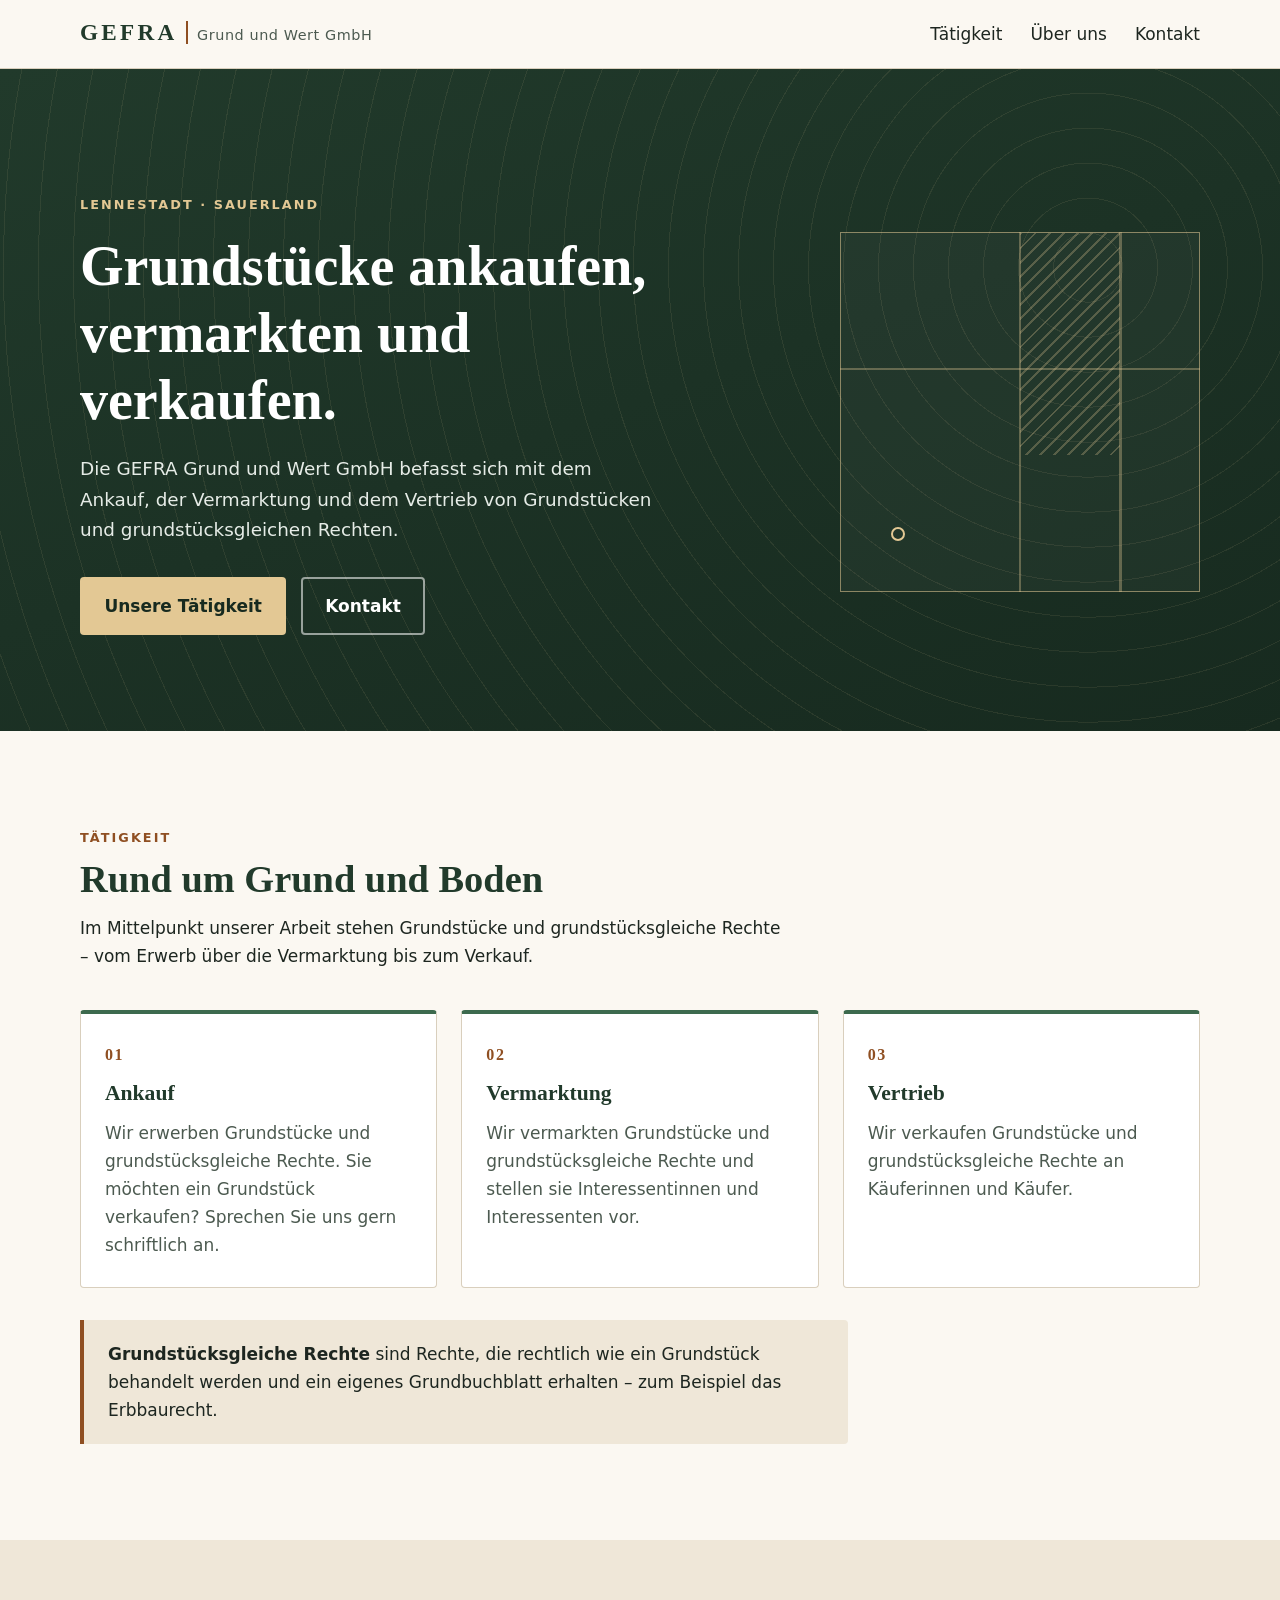
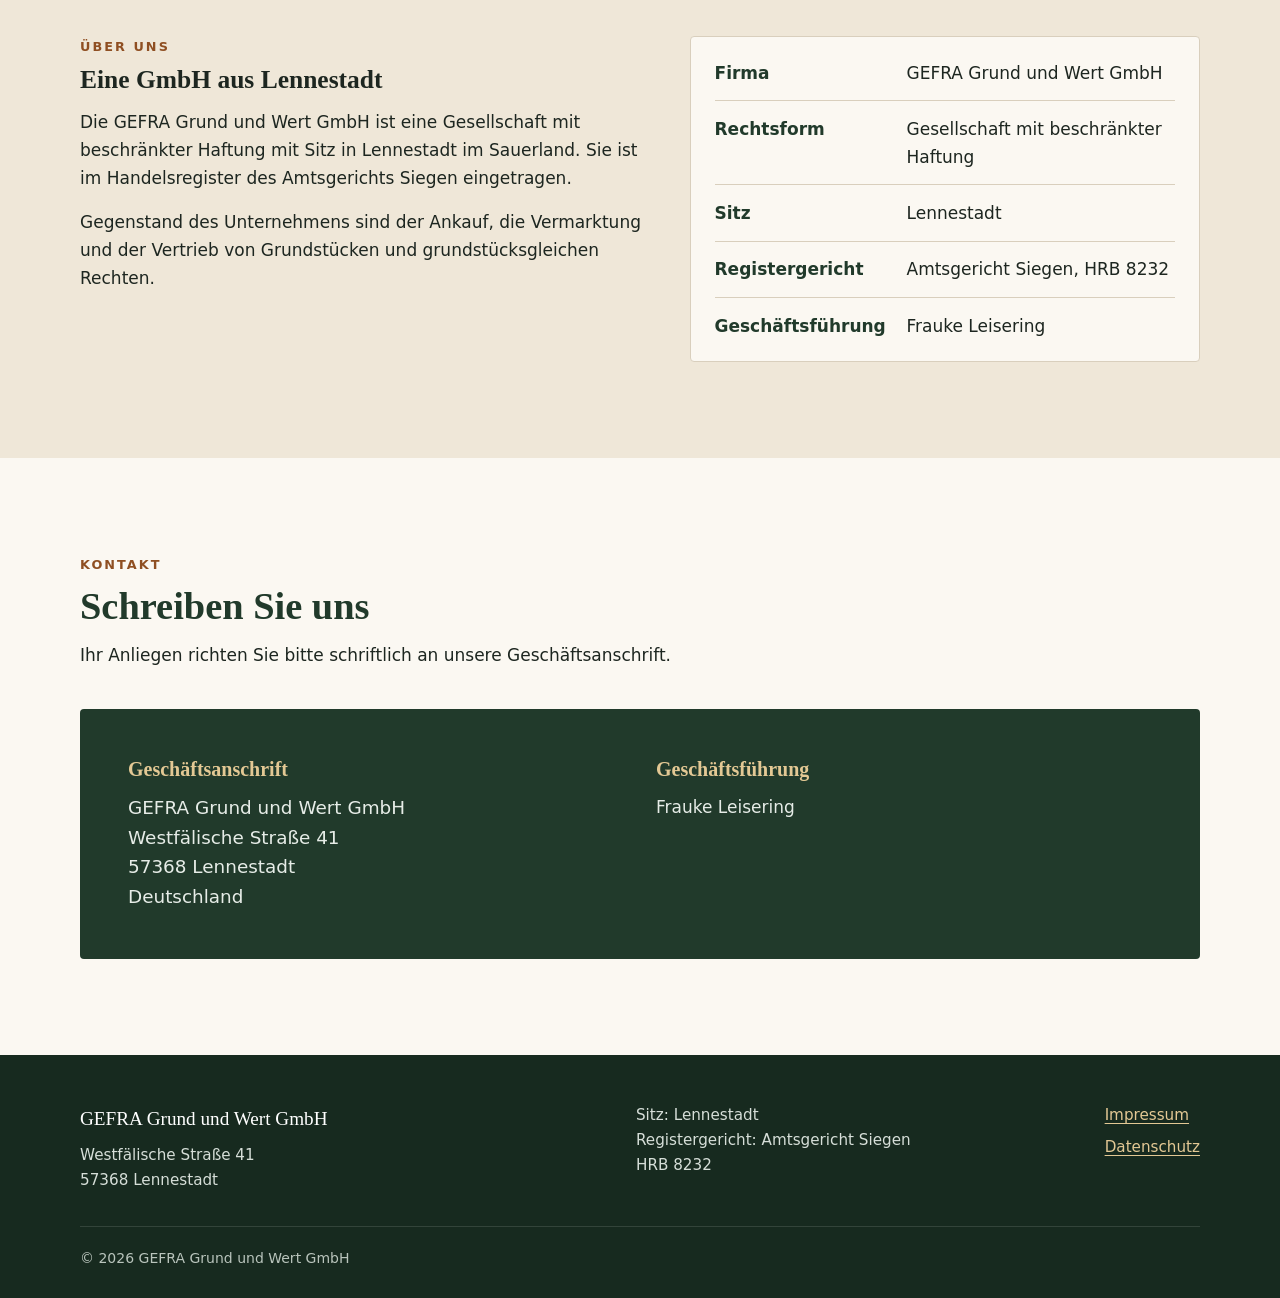
<file: index.html>
<!DOCTYPE html>
<html lang="de-DE">
<head>
  <meta charset="utf-8">
  <meta name="viewport" content="width=device-width, initial-scale=1">
  <title>GEFRA Grund und Wert GmbH – Grundstücke in Lennestadt</title>
  <meta name="description" content="GEFRA Grund und Wert GmbH aus Lennestadt: Ankauf, Vermarktung und Vertrieb von Grundstücken und grundstücksgleichen Rechten.">
  <link rel="canonical" href="https://gefragrundundwertgmbh.shop/">
  <meta property="og:type" content="website">
  <meta property="og:locale" content="de_DE">
  <meta property="og:site_name" content="GEFRA Grund und Wert GmbH">
  <meta property="og:title" content="GEFRA Grund und Wert GmbH – Grundstücke in Lennestadt">
  <meta property="og:description" content="Ankauf, Vermarktung und Vertrieb von Grundstücken und grundstücksgleichen Rechten. GmbH mit Sitz in Lennestadt.">
  <meta property="og:url" content="https://gefragrundundwertgmbh.shop/">
  <meta name="theme-color" content="#213a2b">
  <link rel="stylesheet" href="assets/css/style.css">
  <script src="assets/js/main.js" defer></script>
  <script type="application/ld+json">
  {
    "@context": "https://schema.org",
    "@type": "Organization",
    "name": "GEFRA Grund und Wert GmbH",
    "legalName": "GEFRA Grund und Wert GmbH",
    "url": "https://gefragrundundwertgmbh.shop/",
    "description": "Ankauf, Vermarktung und Vertrieb von Grundstücken und grundstücksgleichen Rechten.",
    "address": {
      "@type": "PostalAddress",
      "streetAddress": "Westfälische Straße 41",
      "postalCode": "57368",
      "addressLocality": "Lennestadt",
      "addressCountry": "DE"
    },
    "identifier": {
      "@type": "PropertyValue",
      "propertyID": "Handelsregister",
      "value": "Amtsgericht Siegen, HRB 8232"
    },
    "areaServed": "DE"
  }
  </script>
</head>
<body>
  <a class="skip-link" href="#main">Zum Inhalt springen</a>

  <header class="site-header">
    <div class="container header-inner">
      <a class="brand" href="index.html" aria-label="GEFRA Grund und Wert GmbH – zur Startseite">
        <span class="brand-mark">GEFRA</span>
        <span class="brand-sub">Grund und Wert GmbH</span>
      </a>
      <button class="nav-toggle" type="button" aria-expanded="false" aria-controls="site-nav">
        <span class="nav-toggle-bar" aria-hidden="true"></span>
        <span class="visually-hidden">Menü</span>
      </button>
      <nav id="site-nav" class="site-nav" aria-label="Hauptnavigation">
        <ul>
          <li><a href="#taetigkeit">Tätigkeit</a></li>
          <li><a href="#ueber-uns">Über uns</a></li>
          <li><a href="#kontakt">Kontakt</a></li>
        </ul>
      </nav>
    </div>
  </header>

  <main id="main">
    <section class="hero" aria-labelledby="hero-title">
      <div class="container hero-inner">
        <div>
          <span class="eyebrow">Lennestadt · Sauerland</span>
          <h1 id="hero-title">Grundstücke ankaufen, vermarkten und verkaufen.</h1>
          <p class="hero-lead">Die GEFRA Grund und Wert GmbH befasst sich mit dem Ankauf, der Vermarktung und dem Vertrieb von Grundstücken und grundstücksgleichen Rechten.</p>
          <div class="hero-actions">
            <a class="btn btn-primary" href="#taetigkeit">Unsere Tätigkeit</a>
            <a class="btn btn-ghost" href="#kontakt">Kontakt</a>
          </div>
        </div>
        <div class="plot" aria-hidden="true"></div>
      </div>
    </section>

    <section id="taetigkeit" class="section" aria-labelledby="taetigkeit-title">
      <div class="container">
        <div class="section-head">
          <p class="kicker">Tätigkeit</p>
          <h2 id="taetigkeit-title">Rund um Grund und Boden</h2>
          <p>Im Mittelpunkt unserer Arbeit stehen Grundstücke und grundstücksgleiche Rechte – vom Erwerb über die Vermarktung bis zum Verkauf.</p>
        </div>
        <div class="cards">
          <article class="card">
            <h3>Ankauf</h3>
            <p>Wir erwerben Grundstücke und grundstücksgleiche Rechte. Sie möchten ein Grundstück verkaufen? Sprechen Sie uns gern schriftlich an.</p>
          </article>
          <article class="card">
            <h3>Vermarktung</h3>
            <p>Wir vermarkten Grundstücke und grundstücksgleiche Rechte und stellen sie Interessentinnen und Interessenten vor.</p>
          </article>
          <article class="card">
            <h3>Vertrieb</h3>
            <p>Wir verkaufen Grundstücke und grundstücksgleiche Rechte an Käuferinnen und Käufer.</p>
          </article>
        </div>
        <div class="note">
          <p><strong>Grundstücksgleiche Rechte</strong> sind Rechte, die rechtlich wie ein Grundstück behandelt werden und ein eigenes Grundbuchblatt erhalten – zum Beispiel das Erbbaurecht.</p>
        </div>
      </div>
    </section>

    <section id="ueber-uns" class="section section-alt" aria-labelledby="ueber-title">
      <div class="container about-grid">
        <div>
          <p class="kicker">Über uns</p>
          <h2 id="ueber-title">Eine GmbH aus Lennestadt</h2>
          <p>Die GEFRA Grund und Wert GmbH ist eine Gesellschaft mit beschränkter Haftung mit Sitz in Lennestadt im Sauerland. Sie ist im Handelsregister des Amtsgerichts Siegen eingetragen.</p>
          <p>Gegenstand des Unternehmens sind der Ankauf, die Vermarktung und der Vertrieb von Grundstücken und grundstücksgleichen Rechten.</p>
        </div>
        <dl class="facts">
          <div><dt>Firma</dt><dd>GEFRA Grund und Wert GmbH</dd></div>
          <div><dt>Rechtsform</dt><dd>Gesellschaft mit beschränkter Haftung</dd></div>
          <div><dt>Sitz</dt><dd>Lennestadt</dd></div>
          <div><dt>Registergericht</dt><dd>Amtsgericht Siegen, HRB 8232</dd></div>
          <div><dt>Geschäftsführung</dt><dd>Frauke Leisering</dd></div>
        </dl>
      </div>
    </section>

    <section id="kontakt" class="section" aria-labelledby="kontakt-title">
      <div class="container">
        <div class="section-head">
          <p class="kicker">Kontakt</p>
          <h2 id="kontakt-title">Schreiben Sie uns</h2>
          <p>Ihr Anliegen richten Sie bitte schriftlich an unsere Geschäftsanschrift.</p>
        </div>
        <div class="contact-card">
          <div>
            <h3>Geschäftsanschrift</h3>
            <address>
              GEFRA Grund und Wert GmbH<br>
              Westfälische Straße 41<br>
              57368 Lennestadt<br>
              Deutschland
            </address>
          </div>
          <div>
            <h3>Geschäftsführung</h3>
            <p>Frauke Leisering</p>
          </div>
        </div>
      </div>
    </section>
  </main>

  <footer class="site-footer">
    <div class="container footer-inner">
      <div>
        <p class="footer-brand">GEFRA Grund und Wert GmbH</p>
        <address>Westfälische Straße 41<br>57368 Lennestadt</address>
      </div>
      <p>Sitz: Lennestadt<br>Registergericht: Amtsgericht Siegen<br>HRB 8232</p>
      <nav aria-label="Rechtliches">
        <ul class="footer-links">
          <li><a href="impressum.html">Impressum</a></li>
          <li><a href="datenschutz.html">Datenschutz</a></li>
        </ul>
      </nav>
    </div>
    <div class="container footer-bottom">
      <p>© 2026 GEFRA Grund und Wert GmbH</p>
    </div>
  </footer>
</body>
</html>
</file>
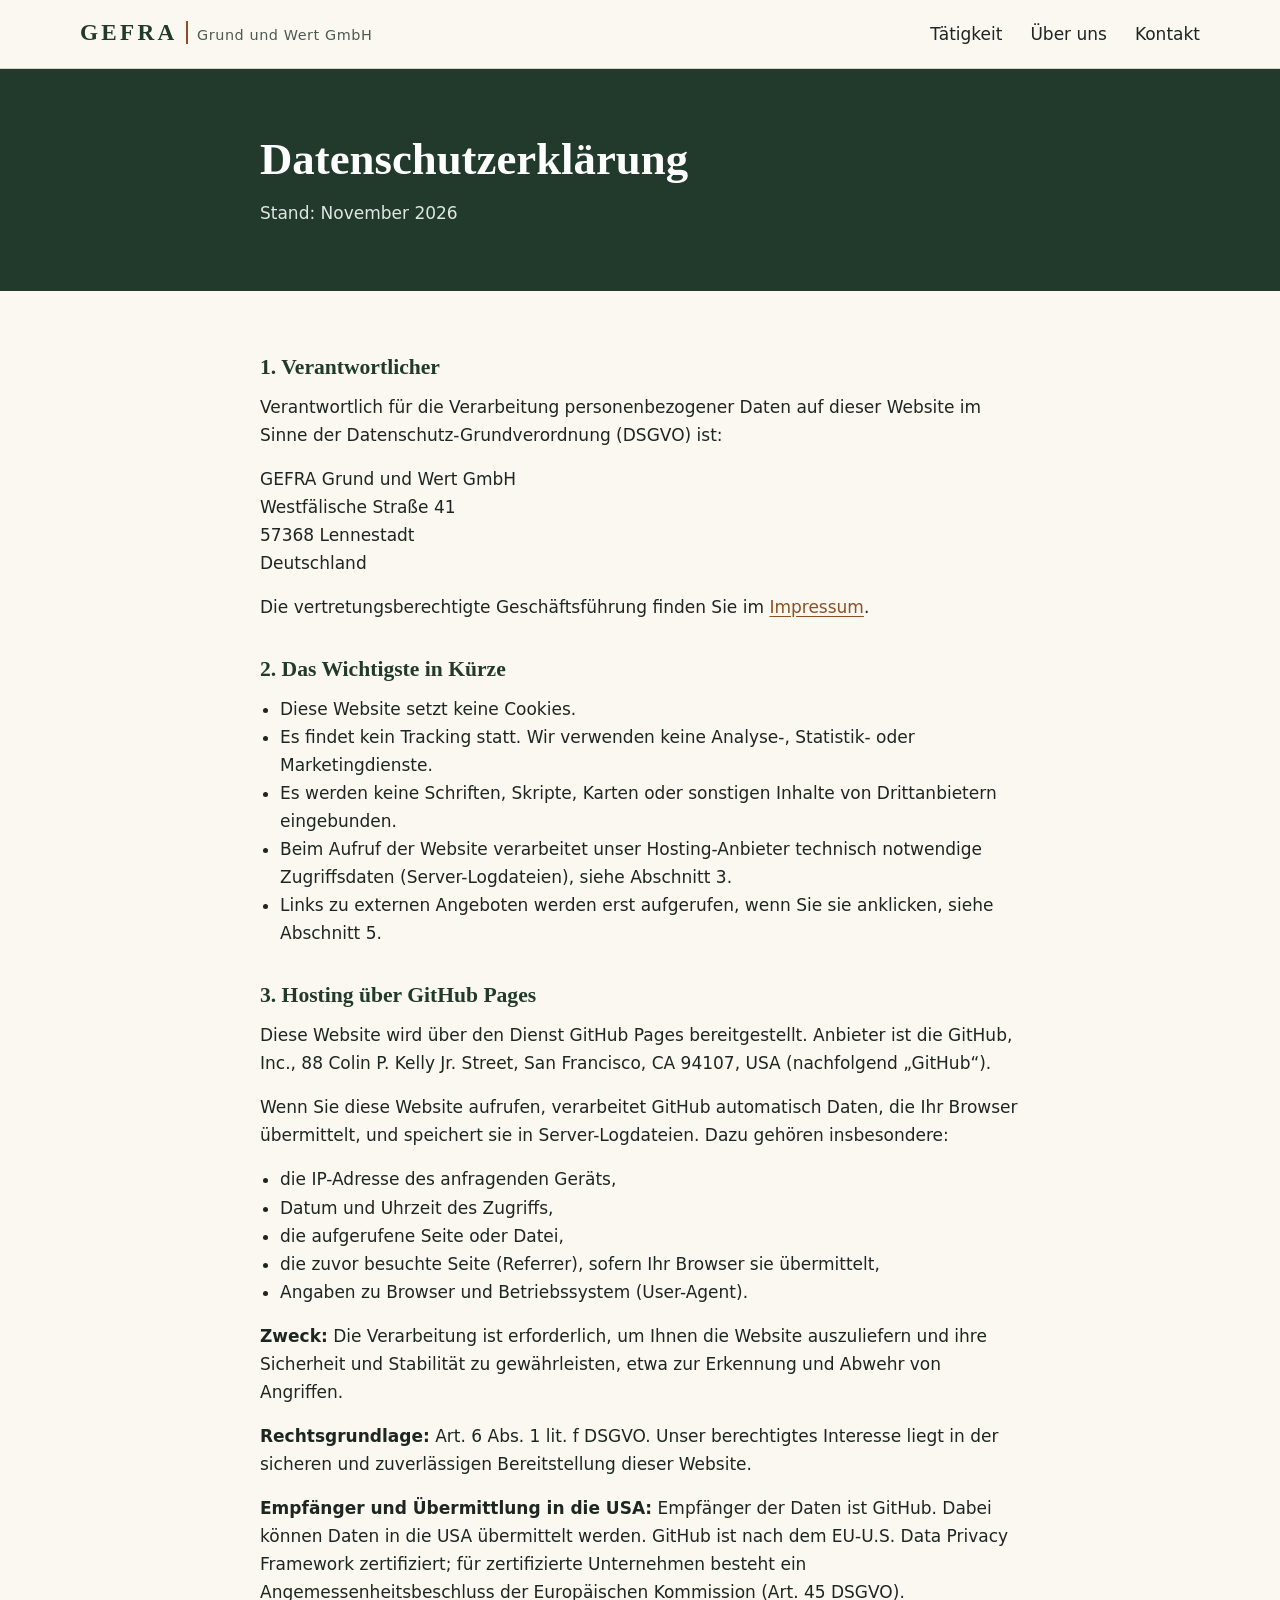
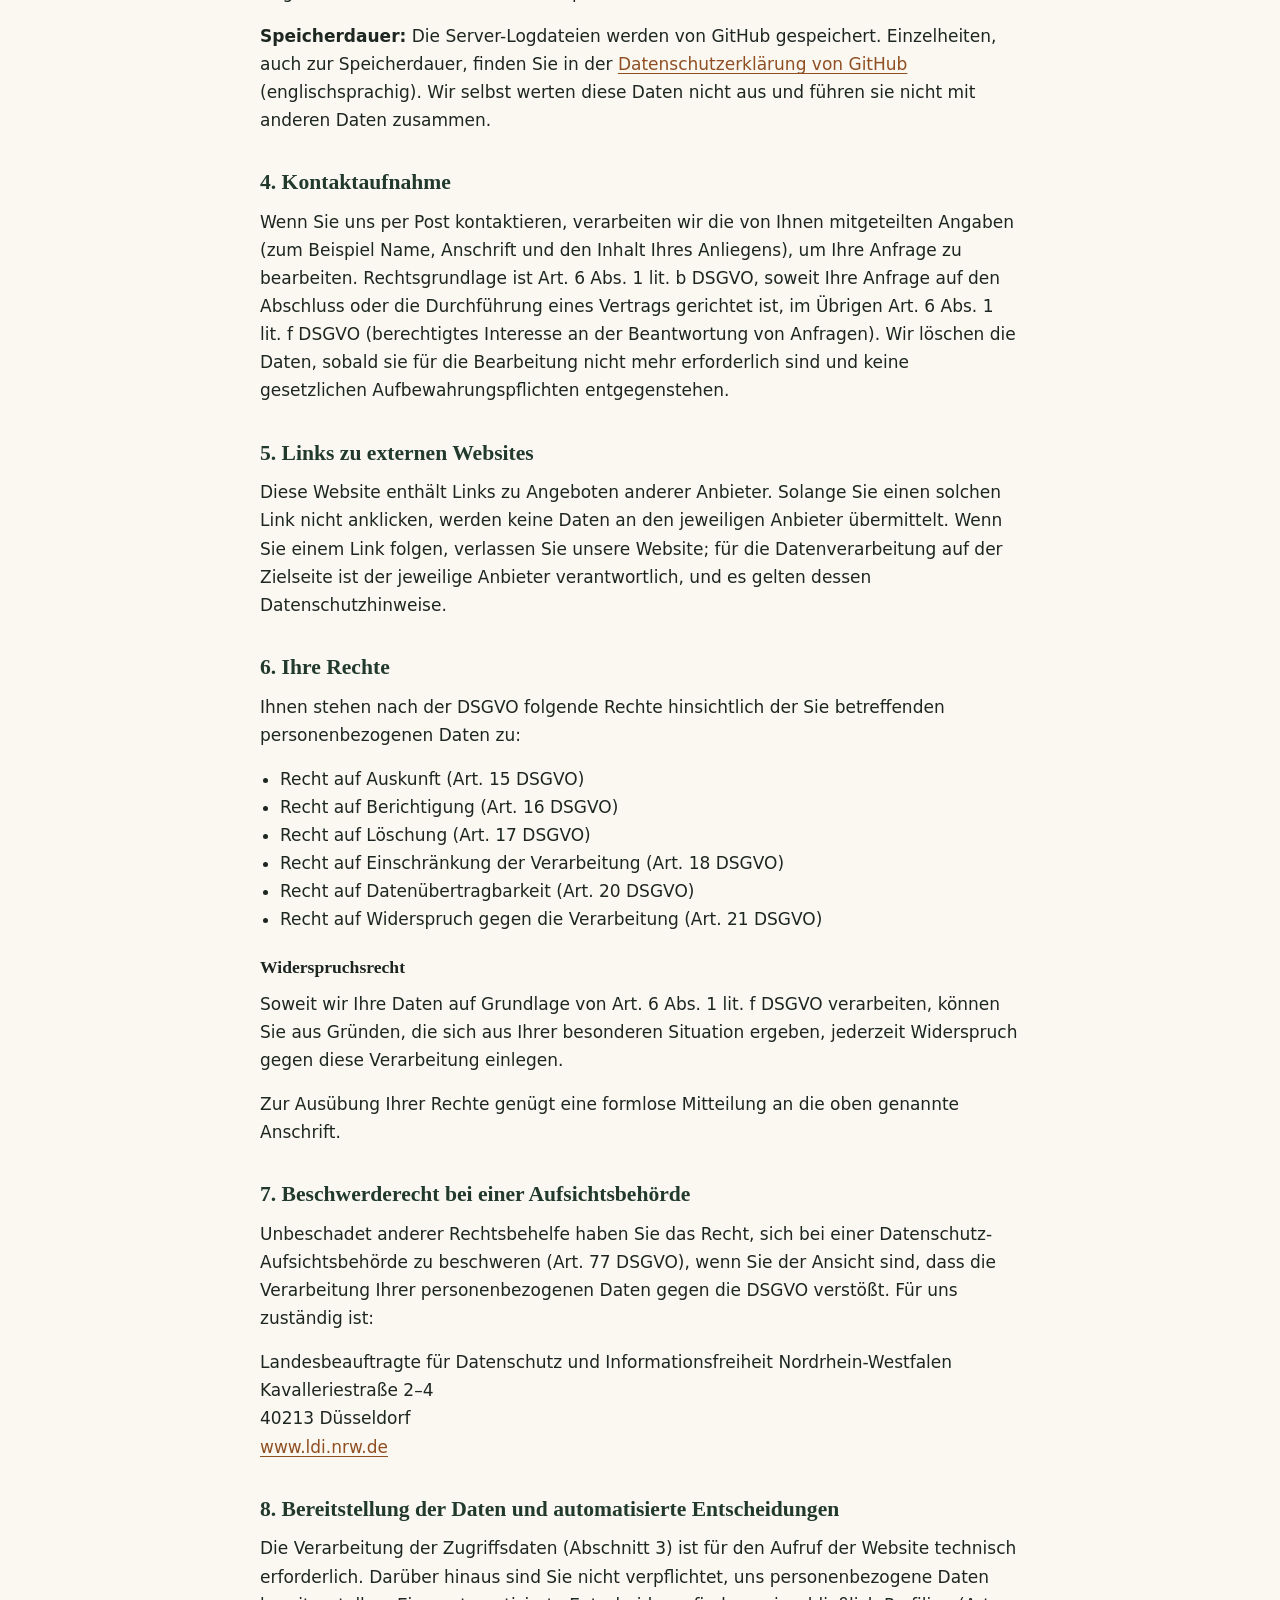
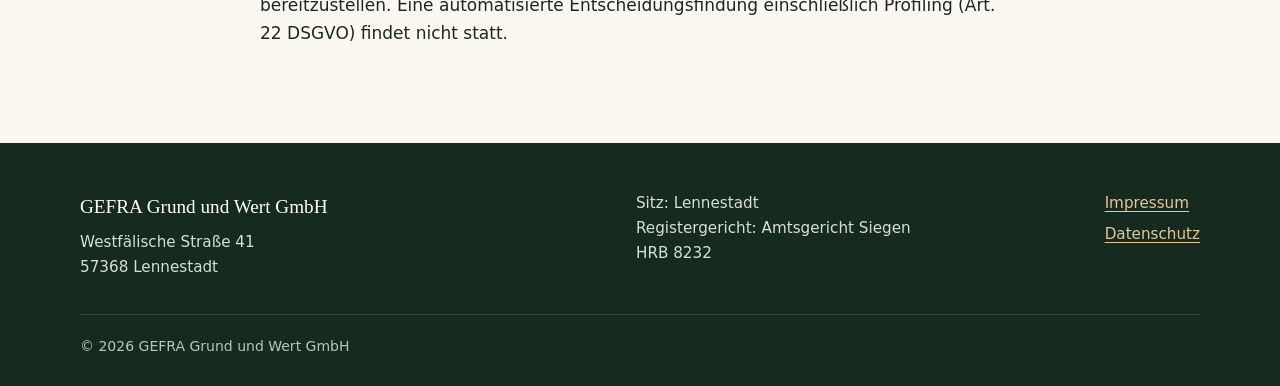
<file: datenschutz.html>
<!DOCTYPE html>
<html lang="de-DE">
<head>
  <meta charset="utf-8">
  <meta name="viewport" content="width=device-width, initial-scale=1">
  <title>Datenschutzerklärung – GEFRA Grund und Wert GmbH</title>
  <meta name="description" content="Datenschutzerklärung der GEFRA Grund und Wert GmbH: Hosting über GitHub Pages, keine Cookies, kein Tracking, Ihre Rechte nach der DSGVO.">
  <link rel="canonical" href="https://gefragrundundwertgmbh.shop/datenschutz.html">
  <meta property="og:type" content="website">
  <meta property="og:locale" content="de_DE">
  <meta property="og:site_name" content="GEFRA Grund und Wert GmbH">
  <meta property="og:title" content="Datenschutzerklärung – GEFRA Grund und Wert GmbH">
  <meta property="og:description" content="Informationen zur Verarbeitung personenbezogener Daten auf dieser Website gemäß DSGVO.">
  <meta property="og:url" content="https://gefragrundundwertgmbh.shop/datenschutz.html">
  <meta name="theme-color" content="#213a2b">
  <link rel="stylesheet" href="assets/css/style.css">
  <script src="assets/js/main.js" defer></script>
</head>
<body>
  <a class="skip-link" href="#main">Zum Inhalt springen</a>

  <header class="site-header">
    <div class="container header-inner">
      <a class="brand" href="index.html" aria-label="GEFRA Grund und Wert GmbH – zur Startseite">
        <span class="brand-mark">GEFRA</span>
        <span class="brand-sub">Grund und Wert GmbH</span>
      </a>
      <button class="nav-toggle" type="button" aria-expanded="false" aria-controls="site-nav">
        <span class="nav-toggle-bar" aria-hidden="true"></span>
        <span class="visually-hidden">Menü</span>
      </button>
      <nav id="site-nav" class="site-nav" aria-label="Hauptnavigation">
        <ul>
          <li><a href="index.html#taetigkeit">Tätigkeit</a></li>
          <li><a href="index.html#ueber-uns">Über uns</a></li>
          <li><a href="index.html#kontakt">Kontakt</a></li>
        </ul>
      </nav>
    </div>
  </header>

  <main id="main">
    <div class="page-head">
      <div class="container narrow">
        <h1>Datenschutzerklärung</h1>
        <p>Stand: November 2026</p>
      </div>
    </div>

    <div class="legal">
      <div class="container narrow">
        <h2>1. Verantwortlicher</h2>
        <p>Verantwortlich für die Verarbeitung personenbezogener Daten auf dieser Website im Sinne der Datenschutz-Grundverordnung (DSGVO) ist:</p>
        <address>
          GEFRA Grund und Wert GmbH<br>
          Westfälische Straße 41<br>
          57368 Lennestadt<br>
          Deutschland
        </address>
        <p>Die vertretungsberechtigte Geschäftsführung finden Sie im <a href="impressum.html">Impressum</a>.</p>

        <h2>2. Das Wichtigste in Kürze</h2>
        <ul>
          <li>Diese Website setzt keine Cookies.</li>
          <li>Es findet kein Tracking statt. Wir verwenden keine Analyse-, Statistik- oder Marketingdienste.</li>
          <li>Es werden keine Schriften, Skripte, Karten oder sonstigen Inhalte von Drittanbietern eingebunden.</li>
          <li>Beim Aufruf der Website verarbeitet unser Hosting-Anbieter technisch notwendige Zugriffsdaten (Server-Logdateien), siehe Abschnitt 3.</li>
          <li>Links zu externen Angeboten werden erst aufgerufen, wenn Sie sie anklicken, siehe Abschnitt 5.</li>
        </ul>

        <h2>3. Hosting über GitHub Pages</h2>
        <p>Diese Website wird über den Dienst GitHub Pages bereitgestellt. Anbieter ist die GitHub, Inc., 88 Colin P. Kelly Jr. Street, San Francisco, CA 94107, USA (nachfolgend „GitHub“).</p>
        <p>Wenn Sie diese Website aufrufen, verarbeitet GitHub automatisch Daten, die Ihr Browser übermittelt, und speichert sie in Server-Logdateien. Dazu gehören insbesondere:</p>
        <ul>
          <li>die IP-Adresse des anfragenden Geräts,</li>
          <li>Datum und Uhrzeit des Zugriffs,</li>
          <li>die aufgerufene Seite oder Datei,</li>
          <li>die zuvor besuchte Seite (Referrer), sofern Ihr Browser sie übermittelt,</li>
          <li>Angaben zu Browser und Betriebssystem (User-Agent).</li>
        </ul>
        <p><strong>Zweck:</strong> Die Verarbeitung ist erforderlich, um Ihnen die Website auszuliefern und ihre Sicherheit und Stabilität zu gewährleisten, etwa zur Erkennung und Abwehr von Angriffen.</p>
        <p><strong>Rechtsgrundlage:</strong> Art. 6 Abs. 1 lit. f DSGVO. Unser berechtigtes Interesse liegt in der sicheren und zuverlässigen Bereitstellung dieser Website.</p>
        <p><strong>Empfänger und Übermittlung in die USA:</strong> Empfänger der Daten ist GitHub. Dabei können Daten in die USA übermittelt werden. GitHub ist nach dem EU-U.S. Data Privacy Framework zertifiziert; für zertifizierte Unternehmen besteht ein Angemessenheitsbeschluss der Europäischen Kommission (Art. 45 DSGVO).</p>
        <p><strong>Speicherdauer:</strong> Die Server-Logdateien werden von GitHub gespeichert. Einzelheiten, auch zur Speicherdauer, finden Sie in der <a href="https://docs.github.com/en/site-policy/privacy-policies/github-general-privacy-statement" rel="noopener">Datenschutzerklärung von GitHub</a> (englischsprachig). Wir selbst werten diese Daten nicht aus und führen sie nicht mit anderen Daten zusammen.</p>

        <h2>4. Kontaktaufnahme</h2>
        <p>Wenn Sie uns per Post kontaktieren, verarbeiten wir die von Ihnen mitgeteilten Angaben (zum Beispiel Name, Anschrift und den Inhalt Ihres Anliegens), um Ihre Anfrage zu bearbeiten. Rechtsgrundlage ist Art. 6 Abs. 1 lit. b DSGVO, soweit Ihre Anfrage auf den Abschluss oder die Durchführung eines Vertrags gerichtet ist, im Übrigen Art. 6 Abs. 1 lit. f DSGVO (berechtigtes Interesse an der Beantwortung von Anfragen). Wir löschen die Daten, sobald sie für die Bearbeitung nicht mehr erforderlich sind und keine gesetzlichen Aufbewahrungspflichten entgegenstehen.</p>

        <h2>5. Links zu externen Websites</h2>
        <p>Diese Website enthält Links zu Angeboten anderer Anbieter. Solange Sie einen solchen Link nicht anklicken, werden keine Daten an den jeweiligen Anbieter übermittelt. Wenn Sie einem Link folgen, verlassen Sie unsere Website; für die Datenverarbeitung auf der Zielseite ist der jeweilige Anbieter verantwortlich, und es gelten dessen Datenschutzhinweise.</p>

        <h2>6. Ihre Rechte</h2>
        <p>Ihnen stehen nach der DSGVO folgende Rechte hinsichtlich der Sie betreffenden personenbezogenen Daten zu:</p>
        <ul>
          <li>Recht auf Auskunft (Art. 15 DSGVO)</li>
          <li>Recht auf Berichtigung (Art. 16 DSGVO)</li>
          <li>Recht auf Löschung (Art. 17 DSGVO)</li>
          <li>Recht auf Einschränkung der Verarbeitung (Art. 18 DSGVO)</li>
          <li>Recht auf Datenübertragbarkeit (Art. 20 DSGVO)</li>
          <li>Recht auf Widerspruch gegen die Verarbeitung (Art. 21 DSGVO)</li>
        </ul>
        <h3>Widerspruchsrecht</h3>
        <p>Soweit wir Ihre Daten auf Grundlage von Art. 6 Abs. 1 lit. f DSGVO verarbeiten, können Sie aus Gründen, die sich aus Ihrer besonderen Situation ergeben, jederzeit Widerspruch gegen diese Verarbeitung einlegen.</p>
        <p>Zur Ausübung Ihrer Rechte genügt eine formlose Mitteilung an die oben genannte Anschrift.</p>

        <h2>7. Beschwerderecht bei einer Aufsichtsbehörde</h2>
        <p>Unbeschadet anderer Rechtsbehelfe haben Sie das Recht, sich bei einer Datenschutz-Aufsichtsbehörde zu beschweren (Art. 77 DSGVO), wenn Sie der Ansicht sind, dass die Verarbeitung Ihrer personenbezogenen Daten gegen die DSGVO verstößt. Für uns zuständig ist:</p>
        <address>
          Landesbeauftragte für Datenschutz und Informationsfreiheit Nordrhein-Westfalen<br>
          Kavalleriestraße 2–4<br>
          40213 Düsseldorf<br>
          <a href="https://www.ldi.nrw.de" rel="noopener">www.ldi.nrw.de</a>
        </address>

        <h2>8. Bereitstellung der Daten und automatisierte Entscheidungen</h2>
        <p>Die Verarbeitung der Zugriffsdaten (Abschnitt 3) ist für den Aufruf der Website technisch erforderlich. Darüber hinaus sind Sie nicht verpflichtet, uns personenbezogene Daten bereitzustellen. Eine automatisierte Entscheidungsfindung einschließlich Profiling (Art. 22 DSGVO) findet nicht statt.</p>
      </div>
    </div>
  </main>

  <footer class="site-footer">
    <div class="container footer-inner">
      <div>
        <p class="footer-brand">GEFRA Grund und Wert GmbH</p>
        <address>Westfälische Straße 41<br>57368 Lennestadt</address>
      </div>
      <p>Sitz: Lennestadt<br>Registergericht: Amtsgericht Siegen<br>HRB 8232</p>
      <nav aria-label="Rechtliches">
        <ul class="footer-links">
          <li><a href="impressum.html">Impressum</a></li>
          <li><a href="datenschutz.html" aria-current="page">Datenschutz</a></li>
        </ul>
      </nav>
    </div>
    <div class="container footer-bottom">
      <p>© 2026 GEFRA Grund und Wert GmbH</p>
    </div>
  </footer>
</body>
</html>
</file>
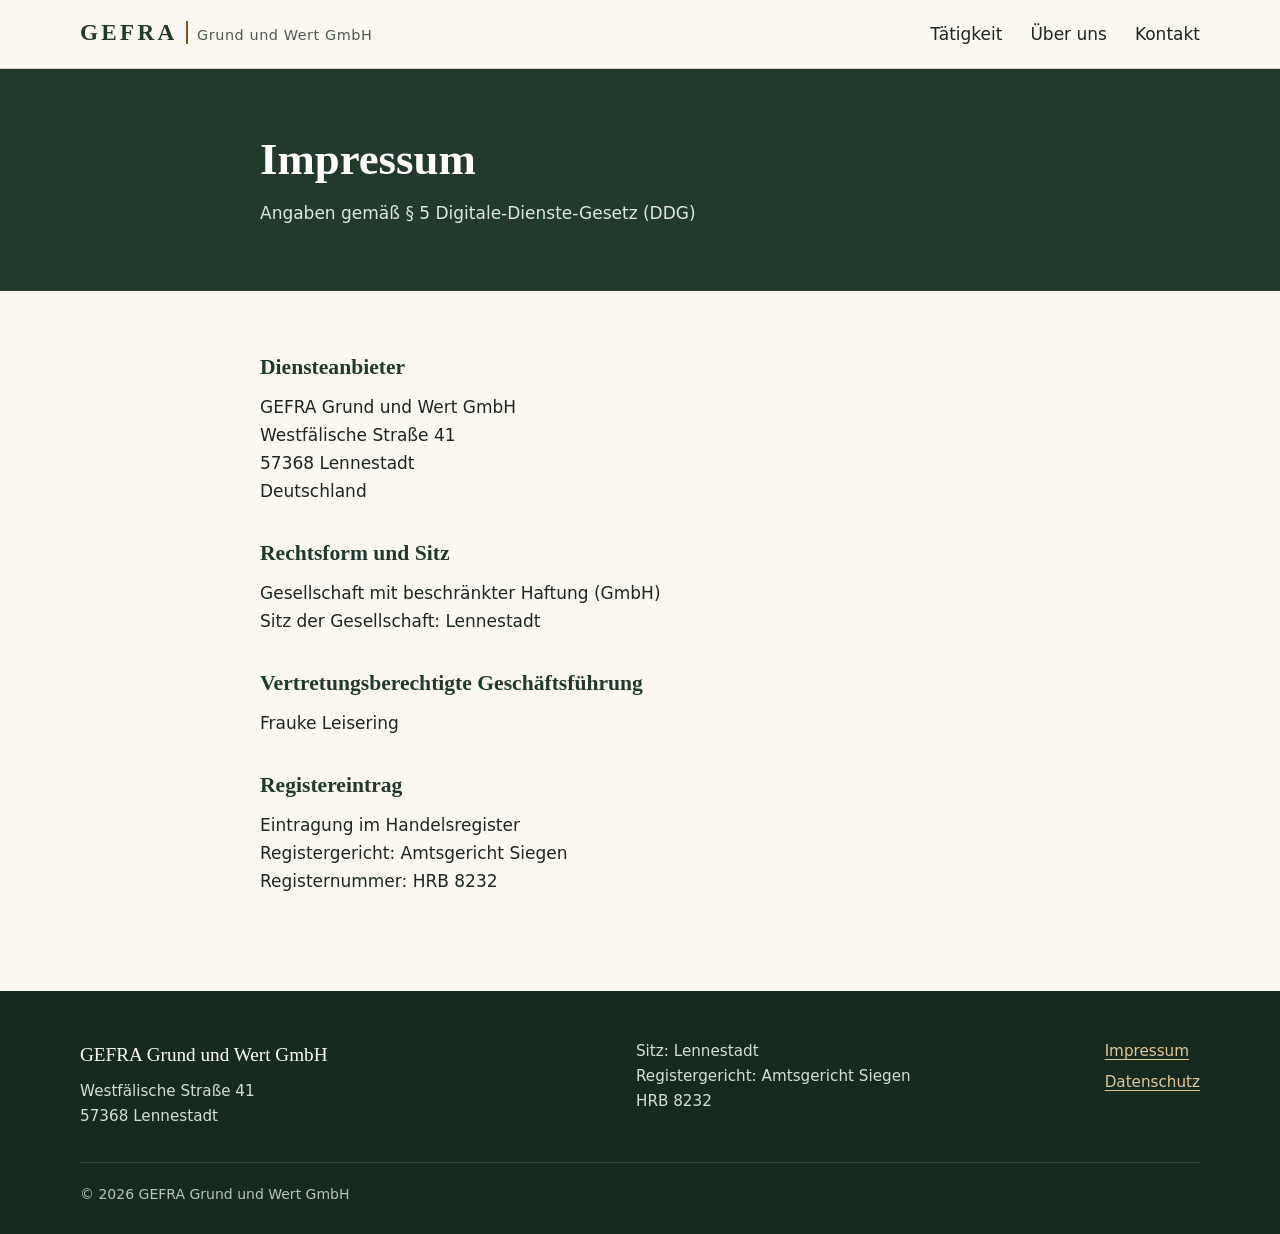
<file: impressum.html>
<!DOCTYPE html>
<html lang="de-DE">
<head>
  <meta charset="utf-8">
  <meta name="viewport" content="width=device-width, initial-scale=1">
  <title>Impressum – GEFRA Grund und Wert GmbH</title>
  <meta name="description" content="Impressum der GEFRA Grund und Wert GmbH, Westfälische Straße 41, 57368 Lennestadt. Angaben gemäß § 5 DDG.">
  <link rel="canonical" href="https://gefragrundundwertgmbh.shop/impressum.html">
  <meta property="og:type" content="website">
  <meta property="og:locale" content="de_DE">
  <meta property="og:site_name" content="GEFRA Grund und Wert GmbH">
  <meta property="og:title" content="Impressum – GEFRA Grund und Wert GmbH">
  <meta property="og:description" content="Angaben gemäß § 5 DDG zur GEFRA Grund und Wert GmbH, Lennestadt.">
  <meta property="og:url" content="https://gefragrundundwertgmbh.shop/impressum.html">
  <meta name="theme-color" content="#213a2b">
  <link rel="stylesheet" href="assets/css/style.css">
  <script src="assets/js/main.js" defer></script>
</head>
<body>
  <a class="skip-link" href="#main">Zum Inhalt springen</a>

  <header class="site-header">
    <div class="container header-inner">
      <a class="brand" href="index.html" aria-label="GEFRA Grund und Wert GmbH – zur Startseite">
        <span class="brand-mark">GEFRA</span>
        <span class="brand-sub">Grund und Wert GmbH</span>
      </a>
      <button class="nav-toggle" type="button" aria-expanded="false" aria-controls="site-nav">
        <span class="nav-toggle-bar" aria-hidden="true"></span>
        <span class="visually-hidden">Menü</span>
      </button>
      <nav id="site-nav" class="site-nav" aria-label="Hauptnavigation">
        <ul>
          <li><a href="index.html#taetigkeit">Tätigkeit</a></li>
          <li><a href="index.html#ueber-uns">Über uns</a></li>
          <li><a href="index.html#kontakt">Kontakt</a></li>
        </ul>
      </nav>
    </div>
  </header>

  <main id="main">
    <div class="page-head">
      <div class="container narrow">
        <h1>Impressum</h1>
        <p>Angaben gemäß § 5 Digitale-Dienste-Gesetz (DDG)</p>
      </div>
    </div>

    <div class="legal">
      <div class="container narrow">
        <h2>Diensteanbieter</h2>
        <address>
          GEFRA Grund und Wert GmbH<br>
          Westfälische Straße 41<br>
          57368 Lennestadt<br>
          Deutschland
        </address>

        <h2>Rechtsform und Sitz</h2>
        <p>Gesellschaft mit beschränkter Haftung (GmbH)<br>Sitz der Gesellschaft: Lennestadt</p>

        <h2>Vertretungsberechtigte Geschäftsführung</h2>
        <p>Frauke Leisering</p>

        <h2>Registereintrag</h2>
        <p>Eintragung im Handelsregister<br>Registergericht: Amtsgericht Siegen<br>Registernummer: HRB 8232</p>
      </div>
    </div>
  </main>

  <footer class="site-footer">
    <div class="container footer-inner">
      <div>
        <p class="footer-brand">GEFRA Grund und Wert GmbH</p>
        <address>Westfälische Straße 41<br>57368 Lennestadt</address>
      </div>
      <p>Sitz: Lennestadt<br>Registergericht: Amtsgericht Siegen<br>HRB 8232</p>
      <nav aria-label="Rechtliches">
        <ul class="footer-links">
          <li><a href="impressum.html" aria-current="page">Impressum</a></li>
          <li><a href="datenschutz.html">Datenschutz</a></li>
        </ul>
      </nav>
    </div>
    <div class="container footer-bottom">
      <p>© 2026 GEFRA Grund und Wert GmbH</p>
    </div>
  </footer>
</body>
</html>
</file>
<file: assets/css/style.css>
:root {
  --forest: #213a2b;
  --forest-deep: #172a1f;
  --moss: #3d6a4e;
  --sand: #efe7d8;
  --paper: #fbf8f2;
  --ink: #1d2620;
  --muted: #4c5a50;
  --clay: #8f4f22;
  --wheat: #e3c894;
  --line: #d9cfbd;
  --radius: 4px;
  --serif: "Iowan Old Style", "Palatino Linotype", Palatino, "Book Antiqua", Georgia, serif;
  --sans: system-ui, -apple-system, "Segoe UI", Roboto, "Helvetica Neue", Arial, sans-serif;
}

*, *::before, *::after { box-sizing: border-box; }

html { scroll-behavior: smooth; scroll-padding-top: 5rem; }
@media (prefers-reduced-motion: reduce) { html { scroll-behavior: auto; } }

body {
  margin: 0;
  font-family: var(--sans);
  font-size: 1.0625rem;
  line-height: 1.65;
  color: var(--ink);
  background: var(--paper);
}

h1, h2, h3 { font-family: var(--serif); font-weight: 600; line-height: 1.2; margin: 0 0 .75rem; }
p { margin: 0 0 1rem; }
address { font-style: normal; }

a { color: var(--clay); text-underline-offset: .18em; }
a:hover { color: var(--forest); }
:focus-visible { outline: 3px solid var(--clay); outline-offset: 3px; }

.container { width: min(1120px, 100% - 2.5rem); margin-inline: auto; }
.narrow { width: min(760px, 100% - 2.5rem); }

.visually-hidden {
  position: absolute; width: 1px; height: 1px; padding: 0; margin: -1px;
  overflow: hidden; clip: rect(0 0 0 0); white-space: nowrap; border: 0;
}

.skip-link {
  position: absolute; left: 1rem; top: -4rem; z-index: 100;
  background: var(--wheat); color: var(--forest-deep);
  padding: .6rem 1rem; font-weight: 600; border-radius: var(--radius);
}
.skip-link:focus { top: 1rem; }

/* Header */
.site-header {
  position: sticky; top: 0; z-index: 50;
  background: rgba(251, 248, 242, .96);
  border-bottom: 1px solid var(--line);
  backdrop-filter: blur(6px);
}
.header-inner { display: flex; align-items: center; justify-content: space-between; min-height: 4.25rem; gap: 1rem; }

.brand { display: flex; align-items: baseline; gap: .55rem; text-decoration: none; color: var(--forest); }
.brand-mark {
  font-family: var(--serif); font-weight: 700; font-size: 1.45rem; letter-spacing: .14em;
  padding-right: .55rem; border-right: 2px solid var(--clay); line-height: 1;
}
.brand-sub { font-size: .9rem; letter-spacing: .04em; color: var(--muted); }

.site-nav ul { list-style: none; margin: 0; padding: 0; display: flex; gap: 1.75rem; }
.site-nav a { color: var(--ink); text-decoration: none; font-weight: 500; padding: .35rem 0; border-bottom: 2px solid transparent; }
.site-nav a:hover { color: var(--forest); border-bottom-color: var(--clay); }

.nav-toggle {
  display: none; width: 2.75rem; height: 2.75rem; border: 1px solid var(--line);
  background: transparent; border-radius: var(--radius); cursor: pointer; position: relative;
}
.nav-toggle-bar, .nav-toggle-bar::before, .nav-toggle-bar::after {
  position: absolute; left: 50%; width: 1.25rem; height: 2px; background: var(--forest);
  transform: translateX(-50%); content: ""; transition: transform .2s ease, opacity .2s ease;
}
.nav-toggle-bar { top: 50%; margin-top: -1px; }
.nav-toggle-bar::before { top: -6px; }
.nav-toggle-bar::after { top: 6px; }
.nav-toggle[aria-expanded="true"] .nav-toggle-bar { background: transparent; }
.nav-toggle[aria-expanded="true"] .nav-toggle-bar::before { transform: translateX(-50%) translateY(6px) rotate(45deg); }
.nav-toggle[aria-expanded="true"] .nav-toggle-bar::after { transform: translateX(-50%) translateY(-6px) rotate(-45deg); }

@media (max-width: 760px) {
  .brand-sub { font-size: .8rem; }
  .nav-toggle { display: block; }
  .site-nav {
    display: none; position: absolute; left: 0; right: 0; top: 100%;
    background: var(--paper); border-bottom: 1px solid var(--line);
  }
  .site-nav.is-open { display: block; }
  .site-nav ul { flex-direction: column; gap: 0; padding: .5rem 1.25rem 1rem; }
  .site-nav a { display: block; padding: .8rem 0; border-bottom: 1px solid var(--line); }
}

/* Buttons */
.btn {
  display: inline-block; padding: .8rem 1.4rem; border-radius: var(--radius);
  font-weight: 600; text-decoration: none; border: 2px solid transparent;
  transition: background-color .2s ease, color .2s ease;
}
.btn-primary { background: var(--wheat); color: var(--forest-deep); }
.btn-primary:hover { background: #f0dcb4; color: var(--forest-deep); }
.btn-ghost { border-color: rgba(255, 255, 255, .55); color: #fff; }
.btn-ghost:hover { background: rgba(255, 255, 255, .1); color: #fff; }
.hero .btn:focus-visible { outline-color: var(--wheat); }

/* Hero */
.hero {
  position: relative; overflow: hidden; color: #fff;
  background:
    repeating-radial-gradient(circle at 85% 30%, transparent 0 34px, rgba(227, 200, 148, .09) 34px 35px),
    linear-gradient(160deg, var(--forest) 0%, var(--forest-deep) 100%);
  padding: clamp(4rem, 10vw, 7.5rem) 0 clamp(3.5rem, 8vw, 6rem);
}
.hero-inner { display: grid; grid-template-columns: 1.35fr 1fr; gap: 3rem; align-items: center; }
.eyebrow {
  display: inline-block; font-size: .8rem; letter-spacing: .16em; text-transform: uppercase;
  color: var(--wheat); margin-bottom: 1.1rem; font-weight: 600;
}
.hero h1 { font-size: clamp(2.1rem, 5vw, 3.5rem); margin-bottom: 1.25rem; }
.hero-lead { font-size: 1.15rem; color: #e6ece7; max-width: 36rem; margin-bottom: 2rem; }
.hero-actions { display: flex; flex-wrap: wrap; gap: .9rem; }

.plot {
  position: relative; aspect-ratio: 1 / 1; max-width: 360px; justify-self: end; width: 100%;
  border: 1px solid rgba(227, 200, 148, .55);
  background:
    linear-gradient(90deg, transparent 49.6%, rgba(227, 200, 148, .35) 49.6% 50.4%, transparent 50.4%),
    linear-gradient(0deg, transparent 61.6%, rgba(227, 200, 148, .35) 61.6% 62.4%, transparent 62.4%),
    linear-gradient(90deg, transparent 77.6%, rgba(227, 200, 148, .35) 77.6% 78.4%, transparent 78.4%),
    rgba(255, 255, 255, .03);
}
.plot::before {
  content: ""; position: absolute; left: 50%; top: 0; width: 28%; height: 62%;
  background: repeating-linear-gradient(135deg, rgba(227, 200, 148, .28) 0 2px, transparent 2px 10px);
}
.plot::after {
  content: ""; position: absolute; left: 14%; bottom: 14%; width: 14px; height: 14px;
  border: 2px solid var(--wheat); border-radius: 50%;
}

@media (max-width: 860px) {
  .hero-inner { grid-template-columns: 1fr; }
  .plot { display: none; }
}

/* Sections */
.section { padding: clamp(3.5rem, 8vw, 6rem) 0; }
.section-alt { background: var(--sand); }
.section-head { max-width: 44rem; margin-bottom: 2.5rem; }
.section-head h2 { font-size: clamp(1.75rem, 3.5vw, 2.4rem); color: var(--forest); }
.kicker { font-size: .8rem; letter-spacing: .16em; text-transform: uppercase; color: var(--clay); font-weight: 700; margin-bottom: .5rem; }

.cards { display: grid; grid-template-columns: repeat(3, 1fr); gap: 1.5rem; counter-reset: card; }
.card {
  background: #fff; border: 1px solid var(--line); border-top: 4px solid var(--moss);
  border-radius: var(--radius); padding: 1.75rem 1.5rem; counter-increment: card;
}
.card::before {
  content: "0" counter(card); display: block; font-family: var(--serif);
  font-size: 1rem; color: var(--clay); letter-spacing: .1em; margin-bottom: .75rem; font-weight: 700;
}
.card h3 { font-size: 1.35rem; color: var(--forest); }
.card p { color: var(--muted); margin: 0; }

.note {
  margin-top: 2rem; padding: 1.25rem 1.5rem; border-left: 4px solid var(--clay);
  background: var(--sand); border-radius: 0 var(--radius) var(--radius) 0; max-width: 48rem;
}
.note p { margin: 0; }

@media (max-width: 900px) { .cards { grid-template-columns: 1fr; } }

/* About */
.about-grid { display: grid; grid-template-columns: 1.1fr 1fr; gap: 3rem; align-items: start; }
.facts {
  margin: 0; background: var(--paper); border: 1px solid var(--line); border-radius: var(--radius);
  padding: .5rem 1.5rem;
}
.facts div { display: grid; grid-template-columns: 11rem 1fr; gap: 1rem; padding: .85rem 0; border-bottom: 1px solid var(--line); }
.facts div:last-child { border-bottom: 0; }
.facts dt { font-weight: 600; color: var(--forest); }
.facts dd { margin: 0; color: var(--ink); }

@media (max-width: 860px) {
  .about-grid { grid-template-columns: 1fr; gap: 2rem; }
}
@media (max-width: 480px) {
  .facts div { grid-template-columns: 1fr; gap: .15rem; }
}

/* Contact */
.contact-card {
  display: grid; grid-template-columns: 1fr 1fr; gap: 2rem;
  background: var(--forest); color: #fff; border-radius: var(--radius);
  padding: clamp(1.75rem, 4vw, 3rem);
}
.contact-card h3 { color: var(--wheat); font-size: 1.25rem; }
.contact-card p, .contact-card address { color: #e6ece7; margin: 0; }
.contact-card address { font-size: 1.15rem; line-height: 1.6; }

@media (max-width: 760px) { .contact-card { grid-template-columns: 1fr; } }

/* Legal pages */
.page-head { background: var(--forest); color: #fff; padding: clamp(2.5rem, 6vw, 4rem) 0; }
.page-head h1 { font-size: clamp(2rem, 4.5vw, 2.8rem); }
.page-head p { color: #dfe7e1; margin: 0; }
.legal { padding: clamp(2.5rem, 6vw, 4rem) 0 clamp(3rem, 7vw, 5rem); }
.legal h2 { font-size: 1.35rem; color: var(--forest); margin-top: 2.25rem; }
.legal h2:first-child { margin-top: 0; }
.legal h3 { font-size: 1.1rem; margin-top: 1.5rem; }
.legal address { margin-bottom: 1rem; }
.legal ul { padding-left: 1.25rem; margin: 0 0 1rem; }

/* Footer */
.site-footer { background: var(--forest-deep); color: #d6ded8; font-size: .95rem; }
.site-footer a { color: var(--wheat); }
.site-footer a:hover { color: #fff; }
.site-footer :focus-visible { outline-color: var(--wheat); }
.footer-inner { display: grid; grid-template-columns: 1.2fr 1fr auto; gap: 2rem; padding: 3rem 0 2rem; }
.footer-brand { font-family: var(--serif); font-size: 1.2rem; color: #fff; margin-bottom: .5rem; }
.footer-links { list-style: none; margin: 0; padding: 0; display: grid; gap: .4rem; }
.footer-bottom { border-top: 1px solid rgba(255, 255, 255, .12); padding: 1.25rem 0 1.75rem; font-size: .875rem; color: #b9c4bc; }
.footer-bottom p { margin: 0; }

@media (max-width: 760px) { .footer-inner { grid-template-columns: 1fr; gap: 1.5rem; } }
</file>
